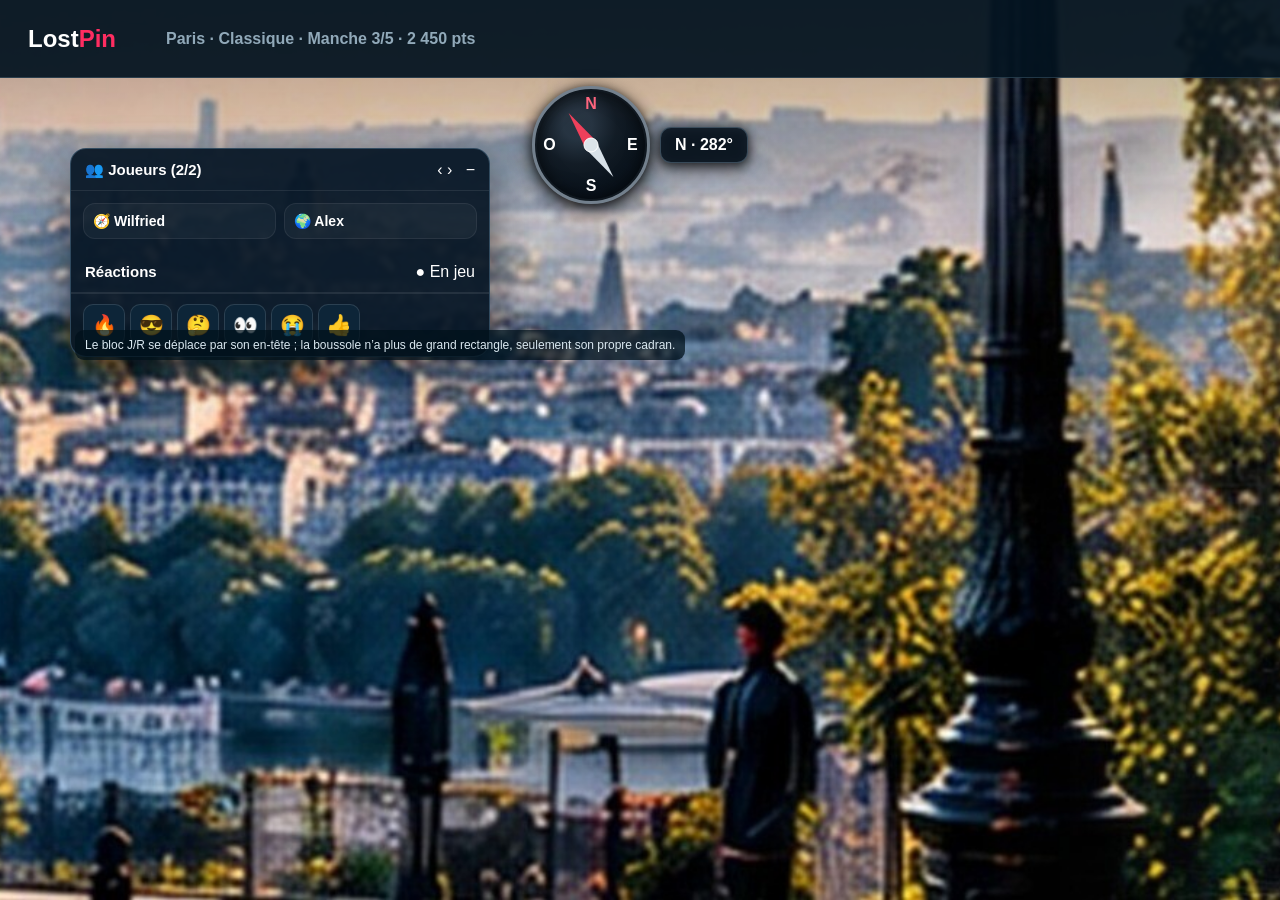
<file: hud-v6.0.6-visual-qa.html>
<!doctype html><meta charset="utf-8"><style>
*{box-sizing:border-box}html,body{margin:0;width:100%;height:100%;overflow:hidden;font-family:Arial,sans-serif;color:#fff}#game{position:fixed;inset:0;background:url('assets/v6/hero-final.jpg') center/cover no-repeat;--game-bar-h:78px}#game:after{content:"";position:absolute;inset:0;background:linear-gradient(#00101a55,transparent 25%,transparent)}.bar{position:absolute;z-index:5;left:0;right:0;top:0;height:78px;background:#041421ee;border-bottom:1px solid #9cc7df33;display:flex;align-items:center;padding:0 28px;font-weight:800}.bar b{font-size:24px}.compass{position:absolute;z-index:6;left:50%;top:86px;transform:translateX(-50%);background:transparent;filter:drop-shadow(0 2px 5px #000b)}.realWrap{display:flex;align-items:center;gap:10px}.real{position:relative;width:118px;height:118px;border-radius:50%;background:radial-gradient(circle at 38% 32%,rgba(38,52,66,.96) 0 14%,rgba(17,27,37,.96) 38%,rgba(7,16,25,.97) 73%,rgba(3,7,11,.98) 100%);border:3px solid #73808d;box-shadow:inset 0 0 0 2px #101820,inset 0 0 18px #000b,0 6px 20px #0007}.real:before{content:"";position:absolute;inset:7px;border-radius:50%;background:repeating-conic-gradient(from -1deg,#dce5eb 0 1deg,transparent 1deg 9deg);opacity:.24;mask:radial-gradient(circle,transparent 0 76%,#000 77%)}.card{position:absolute;transform:translate(-50%,-50%);font-weight:900}.n{left:50%;top:13%;color:#ff657e}.e{left:87%;top:50%}.s{left:50%;top:87%}.o{left:13%;top:50%}.needle{position:absolute;left:50%;top:50%;width:12px;height:78px;transform:translate(-50%,-50%) rotate(-35deg);transform-origin:50% 50%}.needle:before,.needle:after{content:"";position:absolute;left:50%;transform:translateX(-50%);width:0;height:0}.needle:before{top:0;border-left:6px solid transparent;border-right:6px solid transparent;border-bottom:36px solid #ef405b}.needle:after{bottom:0;border-left:6px solid transparent;border-right:6px solid transparent;border-top:36px solid #d8e1e8}.hub{position:absolute;left:50%;top:50%;width:15px;height:15px;transform:translate(-50%,-50%);border-radius:50%;background:#dce4e9;border:1px solid white}.readout{padding:8px 11px;border-radius:11px;min-width:88px;text-align:center;font-weight:900;background:rgba(6,18,30,.86);border:1px solid rgba(157,195,219,.28);box-shadow:0 4px 14px #0006;backdrop-filter:blur(8px)}
.panel{position:absolute;z-index:7;left:70px;top:148px;width:420px;background:#071625ee;border:1px solid #77a4c455;border-radius:16px;box-shadow:0 16px 40px #0008;overflow:hidden}.handle{height:42px;padding:0 14px;display:flex;align-items:center;justify-content:space-between;border-bottom:1px solid #ffffff16;cursor:grab}.handle b{font-size:15px}.players{display:flex;gap:8px;padding:12px}.player{flex:1;background:#ffffff0a;border:1px solid #ffffff12;border-radius:12px;padding:9px;font-size:14px;font-weight:800}.reactions{border-top:1px solid #ffffff16;padding:10px 12px}.reactions button{width:42px;height:42px;border-radius:10px;border:1px solid #ffffff20;background:#0d2538;color:white;font-size:20px;margin-right:5px}.note{position:absolute;z-index:8;left:75px;top:330px;color:#d9e8f0;background:#00111bba;border-radius:9px;padding:8px 10px;font-size:12px}
</style><div id="game"><div class="bar"><b>Lost<span style="color:#ff2d61">Pin</span></b><span style="margin-left:50px;color:#91a9b9">Paris · Classique · Manche 3/5 · 2 450 pts</span></div><div class="compass"><div class="realWrap"><div class="real"><span class="card n">N</span><span class="card e">E</span><span class="card s">S</span><span class="card o">O</span><span class="needle"></span><span class="hub"></span></div><div class="readout">N · 282°</div></div></div><section class="panel"><div class="handle"><b>👥 Joueurs (2/2)</b><span>‹ › &nbsp; −</span></div><div class="players"><div class="player">🧭 Wilfried</div><div class="player">🌍 Alex</div></div><div class="handle"><b>Réactions</b><span>● En jeu</span></div><div class="reactions"><button>🔥</button><button>😎</button><button>🤔</button><button>👀</button><button>😭</button><button>👍</button></div></section><div class="note">Le bloc J/R se déplace par son en-tête ; la boussole n’a plus de grand rectangle, seulement son propre cadran.</div></div>
</file>
